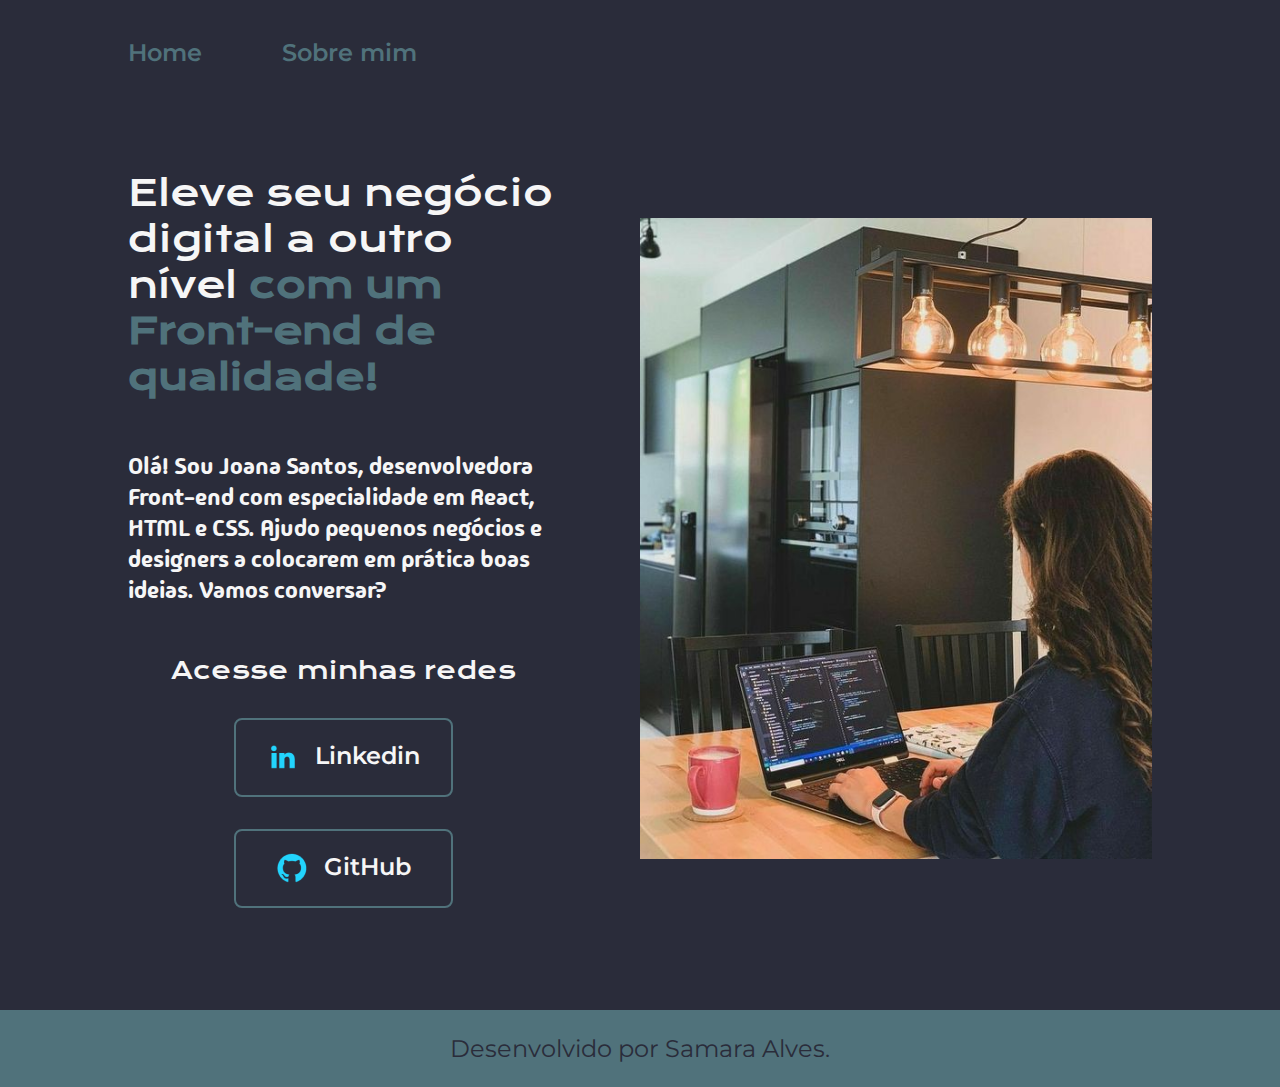
<file: index.html>
<!DOCTYPE html>
<html lang="pt-br">
<head>
    <meta charset="UTF-8"> 
    <meta http-equiv="X-UA-Compatible" content="IE=edge">
    <meta name="viewport" content="width=device-width, initial-scale=1.0">
    <title>Portifolio</title>
    <link rel="stylesheet" href="style.css">
</head>
<body>
    <header class="cabecalho">
        <nav class="cabecalho_menu">
            <a class="cabecalho_menu_link" href="#">Home</a>
            <a class="cabecalho_menu_link" href="about.html">Sobre mim</a>
        </nav>
    </header>

    <main class="apresentacao">
        <section class="apresentacao_conteudo">
        <h1 class="apresentacao_conteudo_titulo">
            Eleve seu negócio digital a outro nível 
            <strong class="titulo-destaque">com um Front-end de qualidade!
            </strong></h1>
            <p class="apresentacao_conteudo_texto">Olá! Sou Joana Santos, desenvolvedora 
            Front-end com especialidade em React, HTML e
            CSS. Ajudo pequenos negócios e designers a 
            colocarem em prática boas ideias. Vamos 
            conversar?</p>
            <div class="apresentacao_links">
                <h2 class="apresentacao_subtitulos">Acesse minhas redes</h2>
            <a class="apresentacao_links_navegacao" href="https://www.linkedin.com/in/samara-alves-roliveira/">
                <img src="./assets/Logo linkedin.png" alt="">Linkedin</a>
            <a class="apresentacao_links_navegacao" href="http://github.com/Samara-Alves">
                <img src="./assets/Logo Github.png" alt="">GitHub</a>
        </div>
        </section>
            <img class="apresentacao_imagem" src="./assets/c799df6b89d3f27cf5bbd7a1c4daebd6.jpg" alt="Foto ficticia da internet">
      
    </main>
    <footer class="rodape">
        <p>Desenvolvido por Samara Alves.</p>
    </footer>
</body>
</html>
</file>
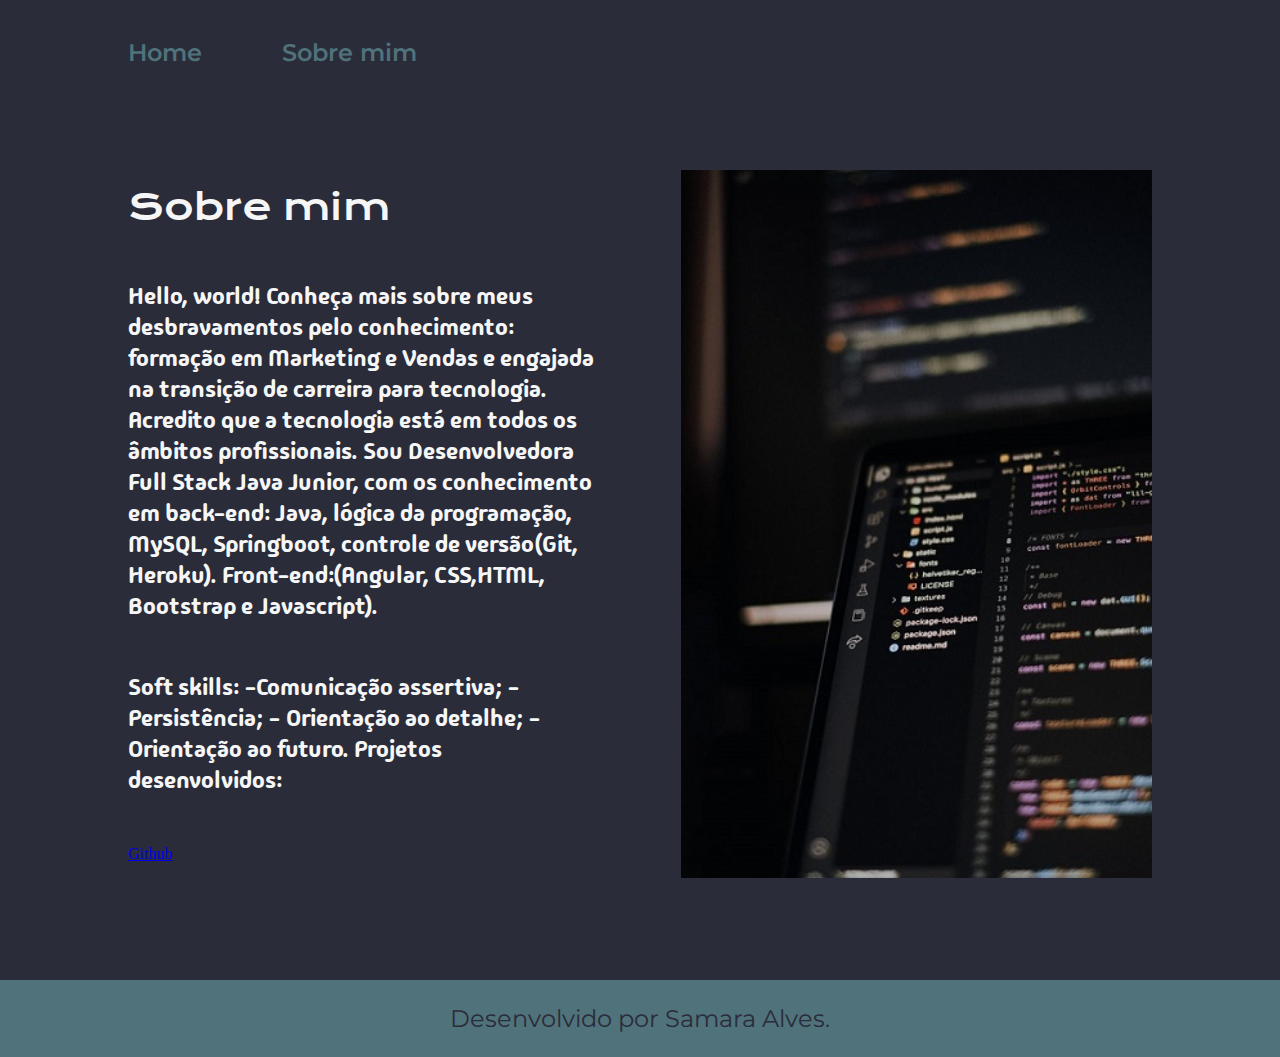
<file: about.html>
<!DOCTYPE html>
<html lang="pt-br">
<head>
    <meta charset="UTF-8">
    <meta name="viewport" content="width=device-width, initial-scale=1.0">
    <title>Sobre mim</title>
    <link rel="stylesheet" href="style.css">
</head>
<body>
    <header class="cabecalho">
        <nav class="cabecalho_menu">
            <a class="cabecalho_menu_link" href="index.html">Home</a>
            <a class="cabecalho_menu_link" href="about.html">Sobre mim</a>
        </nav>
    </header>
    <main class="apresentacao">
        <section class="apresentacao_conteudo">
            <h1 class="apresentacao_conteudo_titulo">Sobre mim</h1>
            <p class="apresentacao_conteudo_texto">Hello, world!

                Conheça mais sobre meus desbravamentos pelo conhecimento: formação em Marketing e Vendas e engajada na transição de carreira para tecnologia. Acredito que a tecnologia está em todos os âmbitos profissionais.
                
                Sou Desenvolvedora Full Stack Java Junior, com os conhecimento em back-end: Java, lógica da programação, MySQL, Springboot, controle de versão(Git, Heroku).
                Front-end:(Angular, CSS,HTML, Bootstrap e Javascript).
                </p>
            <p class="apresentacao_conteudo_texto">Soft skills:
                -Comunicação assertiva;
               - Persistência;
               - Orientação ao detalhe;
               - Orientação ao futuro.
               
               Projetos desenvolvidos:
               </p>
               <a href="http://github.com/Samara-Alves">Github</a>
        </section>
        <img class="apresentacao_imagem" src="./assets/wallpaperprogramming2.jpg" alt="">

    </main>

    <footer class="rodape">
        <p>Desenvolvido por Samara Alves.</p>
    </footer>
    
</body>
</html>
</file>
<file: style.css>
@import url('https://fonts.googleapis.com/css2?family=Krona+One&family=Madimi+One&family=Montserrat:ital,wght@0,600;1,600&display=swap');

* {
    margin: 0;
    padding: 0;    
}
:root {
 --cor-primaria: #2a2c3a;
 --cor-secundaria: #f6f6f6;
 --cor-terciaria: #50727B;
 --cor-hover: #78A083;

 --fonte-primaria: "Krona One", sans-serif;
 --fonte-secundaria: "Montserrat", sans-serif;

}
body {
    
    box-sizing: border-box;
    background-color: var(--cor-primaria) ;
    color: var(--cor-secundaria);
}
.cabecalho {
    padding: 3% 0 0 10%;
}
.cabecalho_menu {
    display: flex;
    gap: 80px;
}
.cabecalho_menu_link {
    font-family: var(--fonte-secundaria);   
    font-weight: 600;
    font-size: 24px;
    color: var(--cor-terciaria);
    text-decoration: none;
}
.cabecalho_menu_link:hover {
    color: var(--cor-secundaria);
}

.apresentacao {
    padding: 8% 10%;
    display: flex;
    align-items: center;
    justify-content: space-between;
    gap: 82px;
}
.apresentacao_conteudo {
    width: 50%;
    display: flex;
    flex-direction: column;
    gap: 50px;
}
.apresentacao_conteudo_titulo {
    font-family:var(--fonte-primaria);
    font-weight: 400;
    font-style: normal;
    font-size:2.25rem;
}

.titulo-destaque {
    color: var(--cor-terciaria);    
}
.apresentacao_conteudo_texto {
    font-size: 1.5rem;
    font-family: "Madimi One", sans-serif;
    font-weight: 400;
    font-style: normal;
}
.apresentacao_links {
    display: flex;
    flex-direction: column;
    align-items: center;
    gap: 32px;
    justify-content: space-between;
}
.apresentacao_links_navegacao {   
    width: 50%;
    display: flex;
    justify-content: center;
    gap: 16px;
    text-align: center;
    border-radius: 8px;
    border: 2px solid var(--cor-terciaria);
    font-size: 24px;
    font-weight: 600;
    padding:21.5px 0;
    text-decoration: none;
    color: var(--cor-secundaria);
    font-family: var(--fonte-secundaria); 
}
.apresentacao_links_link:hover {
    background-color: var(--cor-hover);

}
.apresentacao_subtitulos {
    font-family: var(--fonte-primaria);
    font-weight: 400;
    font-size: 1.5rem;
}

.apresentacao_imagem {
    width: 50%;

}
.rodape {
    padding: 24px;
    color: var(--cor-primaria);
    background-color: var(--cor-terciaria);
    text-align: center;
    font-family:var(--fonte-secundaria);
    font-size: 1.5rem;   
}
@media (max-width: 1200px) {
    .cabecalho {
        padding: 8%;      
    }
    .cabecalho_menu {
       justify-content: center;
    }
    .apresentacao {
        flex-direction: column-reverse;
        padding: 6%;
    }
    .apresentacao_conteudo {
        width: auto;
    }
   

}
</file>
